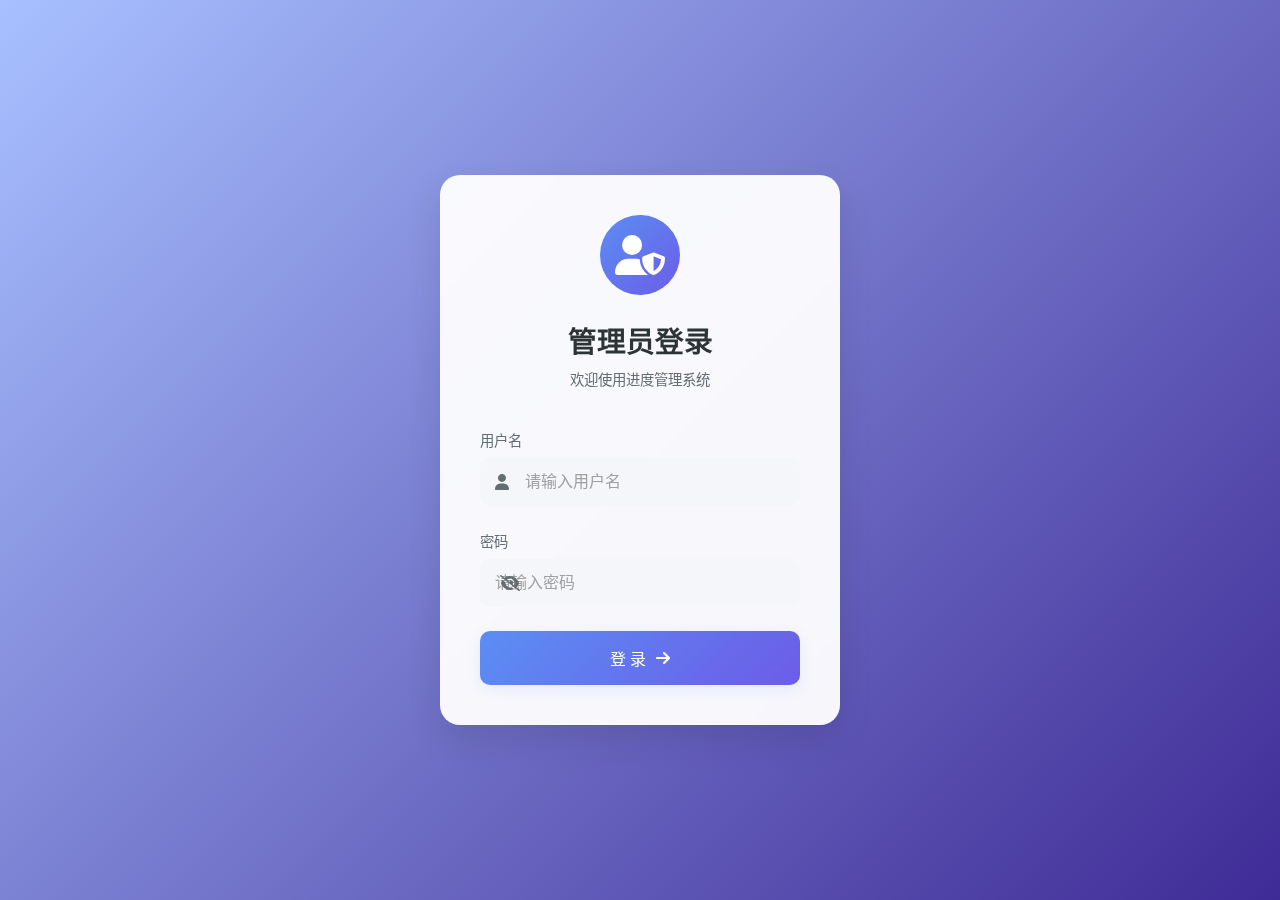
<file: login.html>
<!DOCTYPE html>
<html lang="zh-CN">
<head>
    <meta charset="UTF-8">
    <meta name="viewport" content="width=device-width, initial-scale=1.0">
    <title>管理员登录</title>
    <link rel="stylesheet" href="admin.css">
    <link href="https://cdnjs.cloudflare.com/ajax/libs/font-awesome/6.0.0/css/all.min.css" rel="stylesheet">
</head>
<body class="login-page">
    <div class="login-wrapper">
        <div class="login-container">
            <div class="login-header">
                <div class="logo-circle">
                    <i class="fas fa-user-shield"></i>
                </div>
                <h2>管理员登录</h2>
                <p class="subtitle">欢迎使用进度管理系统</p>
            </div>
            <form id="loginForm">
                <div class="form-group">
                    <label for="username">用户名</label>
                    <div class="input-with-icon">
                        <i class="fas fa-user"></i>
                        <input type="text" id="username" placeholder="请输入用户名" required>
                    </div>
                </div>
                <div class="form-group">
                    <label for="password">密码</label>
                    <div class="input-with-icon password-input">
                        <input type="password" id="password" placeholder="请输入密码" required>
                        <i class="fas fa-eye-slash toggle-password"></i>
                    </div>
                </div>
                <button type="submit" class="login-btn">
                    <span>登 录</span>
                    <i class="fas fa-arrow-right"></i>
                </button>
            </form>
        </div>
    </div>
</body>
</html>
</file>
<file: admin.css>
:root {
    --primary-color: #5b8ef4;
    --secondary-color: #6c5ce7;
    --background-color: #f8f9fd;
    --text-color: #2d3436;
    --text-light: #636e72;
    --border-color: #dfe6e9;
    --input-bg: #f5f6fa;
    --shadow-color: rgba(91, 142, 244, 0.1);
    --sidebar-width: 250px;
    --header-height: 60px;
}

* {
    margin: 0;
    padding: 0;
    box-sizing: border-box;
}

body {
    font-family: -apple-system, BlinkMacSystemFont, 'Segoe UI', Roboto, Oxygen, Ubuntu, Cantarell, 'Open Sans', 'Helvetica Neue', sans-serif;
    background-color: var(--background-color);
    color: var(--text-color);
}

/* 登录页面样式 */
.login-page {
    background: linear-gradient(135deg, #a8c0ff 0%, #3f2b96 100%);
    min-height: 100vh;
    display: flex;
    align-items: center;
    justify-content: center;
    padding: 20px;
}

.login-wrapper {
    width: 100%;
    max-width: 400px;
    perspective: 1000px;
}

.login-container {
    background: rgba(255, 255, 255, 0.95);
    padding: 2.5rem;
    border-radius: 20px;
    box-shadow: 0 15px 35px rgba(0, 0, 0, 0.1);
    backdrop-filter: blur(10px);
    transform-style: preserve-3d;
    transition: transform 0.3s ease;
}

.login-container:hover {
    transform: translateY(-5px);
}

.login-header {
    text-align: center;
    margin-bottom: 2.5rem;
}

.logo-circle {
    width: 80px;
    height: 80px;
    background: linear-gradient(135deg, var(--primary-color), var(--secondary-color));
    border-radius: 50%;
    display: flex;
    align-items: center;
    justify-content: center;
    margin: 0 auto 1.5rem;
}

.logo-circle i {
    font-size: 2.5rem;
    color: white;
}

.login-header h2 {
    color: var(--text-color);
    font-size: 1.8rem;
    margin-bottom: 0.5rem;
}

.subtitle {
    color: var(--text-light);
    font-size: 0.9rem;
}

.form-group {
    margin-bottom: 1.5rem;
}

.form-group label {
    display: block;
    color: var(--text-light);
    margin-bottom: 0.5rem;
    font-size: 0.9rem;
}

.input-with-icon {
    position: relative;
    background: var(--input-bg);
    border-radius: 10px;
    transition: all 0.3s ease;
}

.input-with-icon:focus-within {
    box-shadow: 0 0 0 2px var(--primary-color);
}

.input-with-icon i {
    position: absolute;
    left: 15px;
    top: 50%;
    transform: translateY(-50%);
    color: var(--text-light);
    transition: color 0.3s ease;
}

.input-with-icon input {
    width: 100%;
    padding: 15px 15px 15px 45px;
    border: none;
    background: transparent;
    color: var(--text-color);
    font-size: 1rem;
    outline: none;
}

.input-with-icon input::placeholder {
    color: #a0a0a0;
}

.password-input {
    position: relative;
}

.password-input input {
    width: 100%;
    padding: 15px !important;
}

.password-input .toggle-password {
    position: absolute;
    right: 15px;
    top: 50%;
    transform: translateY(-50%);
    cursor: pointer;
    color: var(--text-light);
    z-index: 2;
    padding: 5px;
}

.input-with-icon.password-input input {
    padding: 15px !important;
}

.login-btn {
    width: 100%;
    padding: 15px;
    background: linear-gradient(135deg, var(--primary-color), var(--secondary-color));
    color: white;
    border: none;
    border-radius: 10px;
    font-size: 1rem;
    font-weight: 500;
    cursor: pointer;
    display: flex;
    align-items: center;
    justify-content: center;
    gap: 10px;
    transition: all 0.3s ease;
    box-shadow: 0 5px 15px var(--shadow-color);
}

.login-btn:hover {
    transform: translateY(-2px);
    box-shadow: 0 8px 20px var(--shadow-color);
}

.login-btn:active {
    transform: translateY(0);
}

/* 主界面样式 */
.admin-container {
    display: flex;
    min-height: 100vh;
}

.sidebar {
    width: var(--sidebar-width);
    background: white;
    box-shadow: 2px 0 5px rgba(0,0,0,0.1);
    position: fixed;
    height: 100vh;
    overflow-y: auto;
}

.sidebar-header {
    padding: 20px;
    display: flex;
    align-items: center;
    gap: 10px;
    background: var(--primary-color);
    color: white;
}

.sidebar-header i {
    font-size: 1.5rem;
}

.nav-links {
    list-style: none;
    padding: 1rem 0;
}

.nav-links li a {
    display: flex;
    align-items: center;
    gap: 10px;
    padding: 12px 20px;
    color: var(--text-color);
    text-decoration: none;
    transition: background 0.3s;
}

.nav-links li.active a,
.nav-links li a:hover {
    background: #f0f2f5;
    color: var(--primary-color);
}

.main-content {
    margin-left: var(--sidebar-width);
    flex: 1;
}

.top-bar {
    background: white;
    padding: 1rem 2rem;
    display: flex;
    justify-content: space-between;
    align-items: center;
    box-shadow: 0 2px 5px rgba(0,0,0,0.1);
}

.search-box {
    display: flex;
    align-items: center;
    gap: 10px;
    background: #f5f7fa;
    padding: 8px 15px;
    border-radius: 5px;
    width: 400px;
}

.search-box input {
    border: none;
    background: none;
    outline: none;
    flex: 1;
}

.primary-btn {
    background: var(--primary-color);
    color: white;
    border: none;
    padding: 8px 15px;
    border-radius: 5px;
    cursor: pointer;
    transition: background 0.3s;
}

.primary-btn:hover {
    background: var(--secondary-color);
}

.content-area {
    padding: 2rem;
}

.card {
    background: white;
    border-radius: 10px;
    box-shadow: 0 2px 5px rgba(0,0,0,0.1);
    overflow: hidden;
}

.card-header {
    padding: 1rem;
    border-bottom: 1px solid #eee;
}

.card-header h2 {
    display: flex;
    align-items: center;
    gap: 10px;
    font-size: 1.2rem;
}

.table-responsive {
    overflow-x: auto;
}

table {
    width: 100%;
    border-collapse: collapse;
}

th, td {
    padding: 1rem;
    text-align: left;
    border-bottom: 1px solid #eee;
}

th {
    background: #f8f9fa;
    font-weight: 600;
}

tr:hover {
    background: #f8f9fa;
}

.action-btn {
    padding: 6px 12px;
    border-radius: 4px;
    border: none;
    cursor: pointer;
    font-size: 0.9rem;
    transition: background 0.3s;
}

.edit-btn {
    background: #4CAF50;
    color: white;
    margin-right: 5px;
}

.delete-btn {
    background: #f44336;
    color: white;
}

/* 响应式设计 */
@media (max-width: 768px) {
    .sidebar {
        width: 60px;
    }
    
    .sidebar-header span,
    .nav-links span {
        display: none;
    }
    
    .main-content {
        margin-left: 60px;
    }
    
    .search-box {
        width: 100%;
    }
    
    .top-bar {
        flex-direction: column;
        gap: 1rem;
    }
}
</file>
